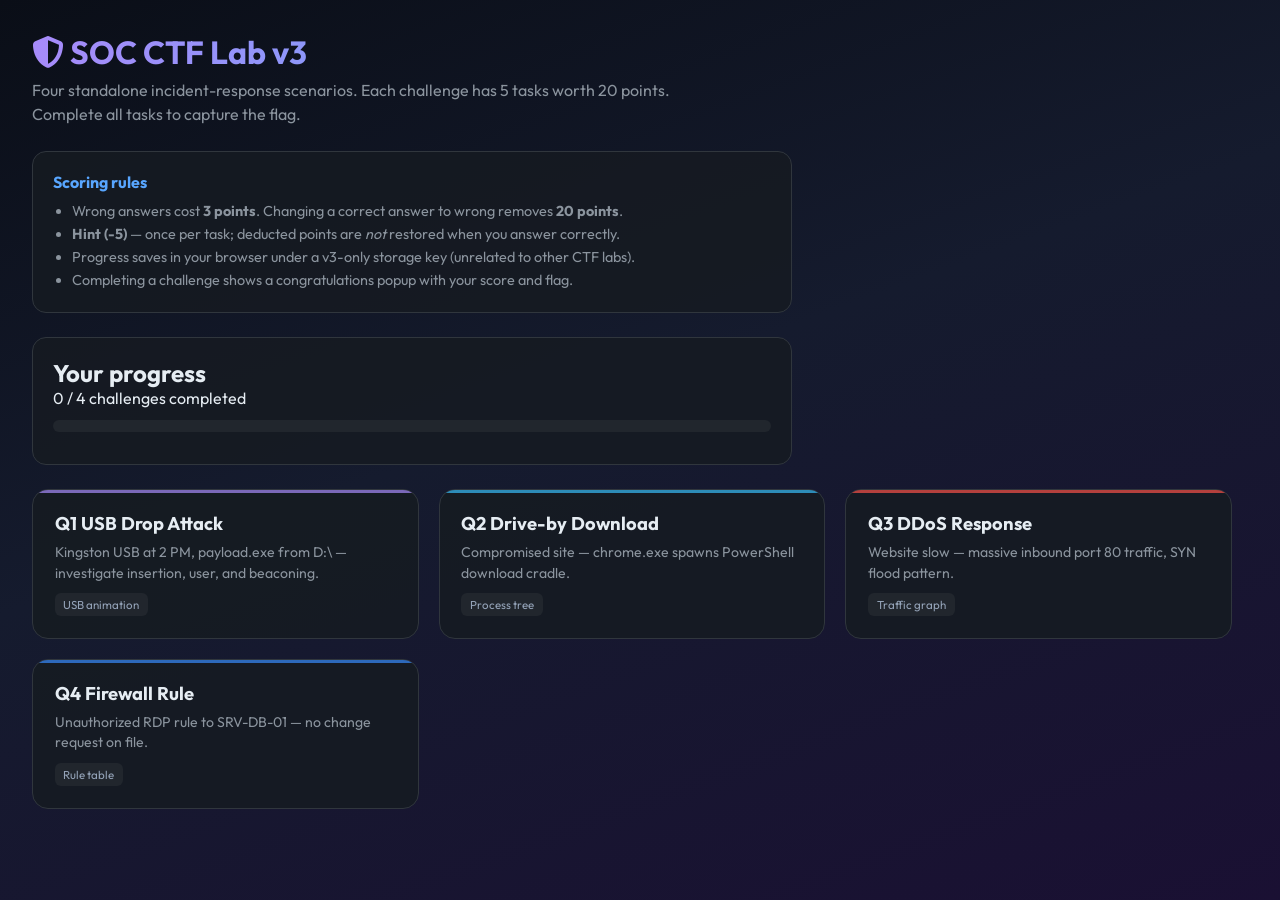
<file: index.html>
<!DOCTYPE html>
<html lang="en">
<head>
<meta charset="UTF-8">
<meta name="viewport" content="width=device-width, initial-scale=1">
<title>SOC CTF Lab v3</title>
<link href="https://fonts.googleapis.com/css2?family=Outfit:wght@400;600;700&display=swap" rel="stylesheet">
<link rel="stylesheet" href="https://cdnjs.cloudflare.com/ajax/libs/font-awesome/6.5.0/css/all.min.css">
<style>
*{box-sizing:border-box;margin:0;padding:0}
body{font-family:Outfit,sans-serif;background:linear-gradient(160deg,#0a0e17 0%,#151b2e 45%,#1a1033 100%);color:#e6edf3;min-height:100vh;padding:2rem}
h1{font-size:2rem;margin-bottom:.35rem;background:linear-gradient(90deg,#a78bfa,#38bdf8);-webkit-background-clip:text;-webkit-text-fill-color:transparent;background-clip:text}
.tagline{color:#8b949e;margin-bottom:1.5rem;max-width:680px;line-height:1.55}
.howto{background:rgba(22,27,34,.85);border:1px solid #30363d;border-radius:14px;padding:1.25rem;margin-bottom:1.5rem;max-width:760px}
.howto h2{font-size:1rem;color:#58a6ff;margin-bottom:.5rem}
.howto ul{margin:.5rem 0 0 1.2rem;color:#8b949e;font-size:.9rem;line-height:1.6}
.progress-wrap{background:rgba(22,27,34,.85);border:1px solid #30363d;border-radius:14px;padding:1.25rem;margin-bottom:1.5rem;max-width:760px}
.progress-bar{height:12px;background:#21262d;border-radius:6px;overflow:hidden;margin:.75rem 0}
#progFill{height:100%;width:0;background:linear-gradient(90deg,#7c3aed,#0ea5e9,#3fb950);transition:width .4s}
#cert{display:none;margin-top:1rem;padding:1rem;background:rgba(20,83,45,.2);border:1px solid #3fb950;border-radius:10px}
#cert.show{display:block}
.grid{display:grid;grid-template-columns:repeat(auto-fill,minmax(300px,1fr));gap:1.25rem;max-width:1200px}
.card{background:rgba(22,27,34,.9);border:1px solid #30363d;border-radius:16px;padding:1.35rem;transition:transform .25s,border-color .25s,box-shadow .25s;text-decoration:none;color:inherit;display:block;position:relative;overflow:hidden}
.card::before{content:'';position:absolute;top:0;left:0;right:0;height:3px;background:var(--accent,#58a6ff);opacity:.7}
.card:nth-child(1){--accent:#a78bfa}
.card:nth-child(2){--accent:#38bdf8}
.card:nth-child(3){--accent:#f85149}
.card:nth-child(4){--accent:#388bfd}
.card:hover{transform:translateY(-6px);border-color:var(--accent);box-shadow:0 12px 40px rgba(0,0,0,.35)}
.card.done{border-color:#3fb950}
.card h2{font-size:1.15rem;color:#e6edf3;margin-bottom:.45rem}
.card p{font-size:.88rem;color:#8b949e;line-height:1.45}
.badge{display:inline-block;background:#21262d;padding:.25rem .55rem;border-radius:6px;font-size:.72rem;margin-top:.65rem;color:#94a3b8}
.done-badge{position:absolute;top:.85rem;right:.85rem;color:#3fb950;font-size:.85rem}
.hub-congrats{display:none;position:fixed;inset:0;background:rgba(0,0,0,.82);z-index:9999;align-items:center;justify-content:center;padding:1rem}
.hub-congrats.show{display:flex}
.hub-congrats-box{background:linear-gradient(145deg,#1e1b4b,#0f172a);border:2px solid #a78bfa;border-radius:20px;padding:2.5rem;max-width:460px;width:100%;text-align:center;animation:hubPop .5s ease}
@keyframes hubPop{from{transform:scale(.85);opacity:0}to{transform:scale(1);opacity:1}}
.hub-congrats-box .trophy{font-size:4rem;color:#fbbf24;margin-bottom:1rem}
.hub-congrats-box h2{color:#4ade80;font-size:1.55rem;margin-bottom:.75rem}
.hub-congrats-box p{color:#94a3b8;margin-bottom:.4rem}
.hub-congrats-box .total-score{font-size:2.2rem;color:#fbbf24;font-weight:700;margin:1rem 0}
.hub-congrats-close{background:linear-gradient(135deg,#7c3aed,#6366f1);color:#fff;border:none;padding:.7rem 2rem;border-radius:10px;font-weight:700;cursor:pointer;margin-top:1rem;font-size:1rem}
</style>
</head>
<body>
<h1><i class="fa fa-shield-halved"></i> SOC CTF Lab v3</h1>
<p class="tagline">Four standalone incident-response scenarios. Each challenge has 5 tasks worth 20 points. Complete all tasks to capture the flag.</p>

<div class="howto">
<h2>Scoring rules</h2>
<ul>
<li>Wrong answers cost <strong>3 points</strong>. Changing a correct answer to wrong removes <strong>20 points</strong>.</li>
<li><strong>Hint (-5)</strong> — once per task; deducted points are <em>not</em> restored when you answer correctly.</li>
<li>Progress saves in your browser under a v3-only storage key (unrelated to other CTF labs).</li>
<li>Completing a challenge shows a congratulations popup with your score and flag.</li>
</ul>
</div>

<div class="progress-wrap">
<h2>Your progress</h2>
<p id="progText">0 / 4 challenges completed</p>
<div class="progress-bar"><div id="progFill"></div></div>
<div id="cert">
<strong><i class="fa fa-trophy"></i> Lab complete — all four flags captured</strong>
<p id="flagList" style="margin-top:.75rem;font-family:monospace;font-size:.8rem;color:#3fb950;white-space:pre-wrap"></p>
<p id="totalScoreLine" style="margin-top:.75rem;font-size:1rem;color:#fbbf24;font-weight:600"></p>
</div>
</div>

<div class="grid" id="grid"></div>

<div class="hub-congrats" id="hubCongrats">
<div class="hub-congrats-box">
<div class="trophy"><i class="fa fa-trophy"></i></div>
<h2>Congratulations, Analyst!</h2>
<p>You cleared all four SOC CTF v3 challenges.</p>
<div class="total-score" id="hubTotalScore">0 / 400 pts</div>
<p id="hubFlagSummary" style="font-family:monospace;font-size:.75rem;color:#4ade80;margin-top:1rem;white-space:pre-wrap;text-align:left"></p>
<button type="button" class="hub-congrats-close" id="hubCongratsClose">Continue</button>
</div>
</div>

<script>
window.scrollTo(0,0);
const PROGRESS_KEY='soc_ctf_v3_progress';
const CHALLENGES=[
{id:'q01',file:'q01-usb-drop.html',title:'Q1 USB Drop Attack',desc:'Kingston USB at 2 PM, payload.exe from D:\\ — investigate insertion, user, and beaconing.',badge:'USB animation'},
{id:'q02',file:'q02-drive-by-download.html',title:'Q2 Drive-by Download',desc:'Compromised site — chrome.exe spawns PowerShell download cradle.',badge:'Process tree'},
{id:'q03',file:'q03-ddos-response.html',title:'Q3 DDoS Response',desc:'Website slow — massive inbound port 80 traffic, SYN flood pattern.',badge:'Traffic graph'},
{id:'q04',file:'q04-firewall-rule.html',title:'Q4 Firewall Rule',desc:'Unauthorized RDP rule to SRV-DB-01 — no change request on file.',badge:'Rule table'}
];
const FLAGS={
q01:'FLAG{USB_DROPPER}',q02:'FLAG{DRIVE_BY_DOWNLOAD}',q03:'FLAG{DDOS_MITIGATION}',q04:'FLAG{UNAUTHORIZED_FW_RULE}'
};
const grid=document.getElementById('grid');
CHALLENGES.forEach(c=>{
const a=document.createElement('a');
a.className='card';a.href='challenges/'+c.file;a.dataset.id=c.id;
a.innerHTML='<h2>'+c.title+'</h2><p>'+c.desc+'</p><span class="badge">'+c.badge+'</span><span class="done-badge" style="display:none"><i class="fa fa-check-circle"></i> <span class="done-score"></span></span>';
grid.appendChild(a);
});
function refresh(){
const p=JSON.parse(localStorage.getItem(PROGRESS_KEY)||'{}');
let n=0,totalPts=0;const lines=[];
document.querySelectorAll('.card').forEach(card=>{
const id=card.dataset.id,done=p[id]&&p[id].done;
card.classList.toggle('done',!!done);
card.querySelector('.done-badge').style.display=done?'block':'none';
if(done){n++;const sc=p[id].score!=null?p[id].score:100;totalPts+=sc;lines.push(FLAGS[id]+' ('+sc+'/100)');card.querySelector('.done-score').textContent=sc+'/100';}
});
document.getElementById('progText').textContent=n+' / 4 challenges completed';
document.getElementById('progFill').style.width=(n*25)+'%';
document.getElementById('cert').classList.toggle('show',n>=4);
document.getElementById('flagList').textContent=lines.join('\n');
document.getElementById('totalScoreLine').textContent=n>0?'Total: '+totalPts+' / '+(n*100)+' points':'';
const hub=document.getElementById('hubCongrats');
if(n>=4){
document.getElementById('hubTotalScore').textContent=totalPts+' / 400 pts';
document.getElementById('hubFlagSummary').textContent=lines.join('\n');
if(!sessionStorage.getItem('soc_ctf_v3_hub_congrats')){
hub.classList.add('show');
sessionStorage.setItem('soc_ctf_v3_hub_congrats','1');
}
}else sessionStorage.removeItem('soc_ctf_v3_hub_congrats');
}
document.getElementById('hubCongratsClose').onclick=()=>document.getElementById('hubCongrats').classList.remove('show');
refresh();
window.addEventListener('focus',refresh);
document.addEventListener('visibilitychange',()=>{if(!document.hidden)refresh();});
</script>
</body>
</html>
</file>
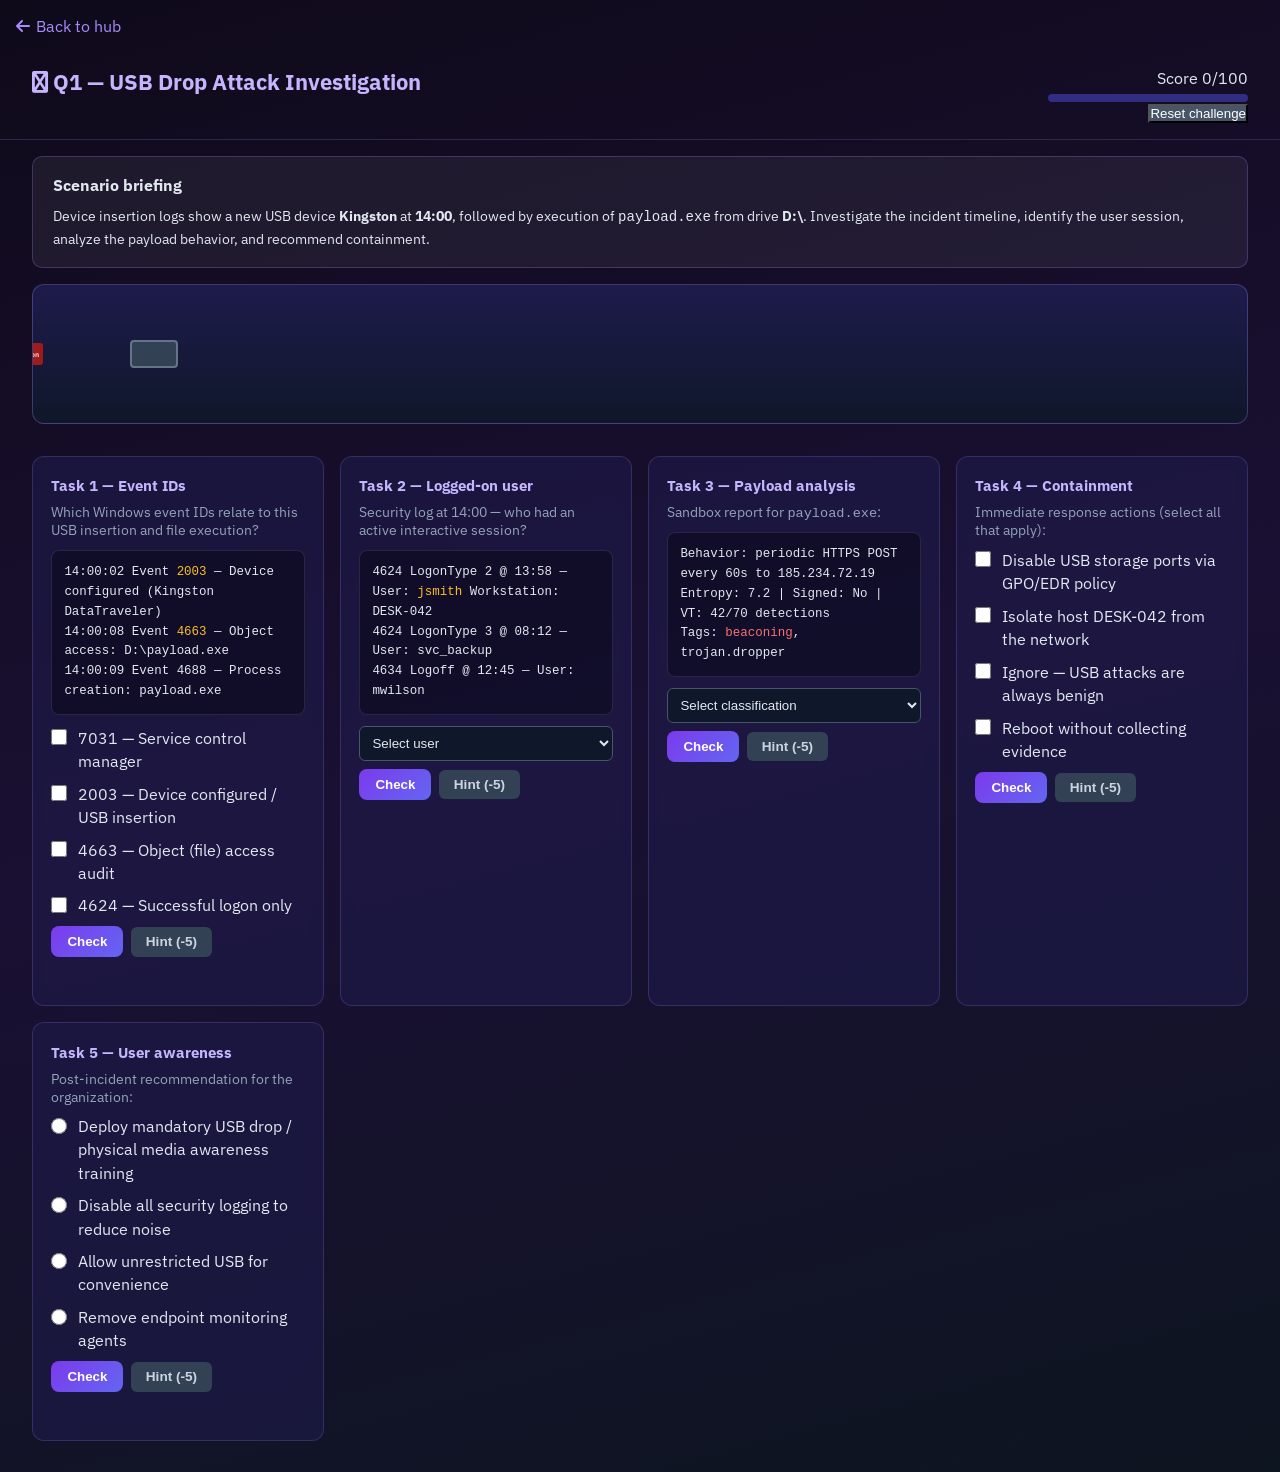
<file: challenges/q01-usb-drop.html>
<!DOCTYPE html>
<html lang="en">
<head>
<meta charset="UTF-8">
<meta name="viewport" content="width=device-width, initial-scale=1">
<title>Q1 USB Drop Attack</title>
<link href="https://fonts.googleapis.com/css2?family=IBM+Plex+Sans:wght@400;600&display=swap" rel="stylesheet">
<link rel="stylesheet" href="https://cdnjs.cloudflare.com/ajax/libs/font-awesome/6.5.0/css/all.min.css">
<link rel="stylesheet" href="ctf-shared.css">
<style>
*{box-sizing:border-box;margin:0;padding:0}
body{font-family:'IBM Plex Sans',sans-serif;background:linear-gradient(165deg,#0f0a1a 0%,#1a1033 50%,#0d1520 100%);color:#e2e8f0;min-height:100vh}
.back{margin:1rem;color:#a78bfa;text-decoration:none;display:inline-flex;align-items:center;gap:.4rem}
header{padding:1rem 2rem;display:flex;justify-content:space-between;flex-wrap:wrap;gap:1rem;border-bottom:1px solid rgba(167,139,250,.2)}
header h1{font-size:1.35rem;color:#c4b5fd}
.bar{height:8px;width:200px;background:#312e81;border-radius:4px;overflow:hidden;margin-top:.4rem}
#bar{height:100%;background:linear-gradient(90deg,#a78bfa,#6366f1);width:0;transition:.3s}
.overview{border-color:rgba(167,139,250,.25)}
.usb-stage{position:relative;height:140px;margin:1rem 2rem;background:linear-gradient(180deg,#1e1b4b 0%,#0f172a 100%);border:1px solid rgba(167,139,250,.3);border-radius:12px;overflow:hidden}
.usb-port{position:absolute;left:8%;top:50%;transform:translateY(-50%);width:48px;height:28px;background:#334155;border:2px solid #64748b;border-radius:4px}
.usb-stick{position:absolute;left:-60px;top:50%;transform:translateY(-50%);width:70px;height:22px;background:linear-gradient(90deg,#dc2626,#991b1b);border-radius:3px;animation:usbInsert 4s ease-in-out infinite}
.usb-stick::after{content:'Kingston';position:absolute;right:4px;top:50%;transform:translateY(-50%);font-size:7px;color:#fecaca;font-weight:700}
@keyframes usbInsert{0%,15%{left:-60px;opacity:0}25%,55%{left:10%;opacity:1}65%,100%{left:10%;opacity:1}}
.autorun-flash{position:absolute;left:22%;top:35%;font-size:.75rem;color:#fbbf24;opacity:0;animation:autorunFlash 4s ease-in-out infinite}
@keyframes autorunFlash{0%,50%{opacity:0}55%,75%{opacity:1}100%{opacity:0}}
.exe-launch{position:absolute;right:15%;top:40%;font-family:monospace;font-size:.8rem;color:#4ade80;opacity:0;animation:exeLaunch 4s ease-in-out infinite}
@keyframes exeLaunch{0%,70%{opacity:0;transform:translateY(0)}75%,95%{opacity:1;transform:translateY(-8px)}100%{opacity:0}}
.grid{display:grid;grid-template-columns:repeat(auto-fit,minmax(280px,1fr));gap:1rem;padding:1rem 2rem 2rem}
.card{background:rgba(30,27,75,.6);padding:1.15rem;border:1px solid rgba(167,139,250,.2);border-radius:12px;overflow:hidden;backdrop-filter:blur(6px)}
.card h3{font-size:.95rem;color:#c4b5fd;margin-bottom:.5rem}
button.chk{background:linear-gradient(135deg,#7c3aed,#6366f1);color:#fff;border:none;padding:.5rem 1rem;border-radius:8px;cursor:pointer;font-weight:600}
.card select,.card input[type=text]{background:#0f172a;color:#e2e8f0;border:1px solid #475569}
#flag{display:none;margin:0 2rem 2rem;text-align:center;border:1px solid #4ade80;padding:1rem;border-radius:10px;background:rgba(74,222,128,.06)}
#flag.show{display:block}
#scoreSub{font-size:.75rem;color:#94a3b8;margin-top:.2rem}
</style>
</head>
<body>
<a class="back" href="../index.html"><i class="fa fa-arrow-left"></i> Back to hub</a>
<header>
<div><h1><i class="fa fa-usb"></i> Q1 — USB Drop Attack Investigation</h1></div>
<div class="actions">
<div>Score <span id="score">0</span>/100</div>
<div id="scoreSub"></div>
<div class="bar"><div id="bar"></div></div>
<button class="btn-reset" type="button" id="btnReset">Reset challenge</button>
</div>
</header>
<div class="overview">
<h2>Scenario briefing</h2>
<p>Device insertion logs show a new USB device <strong>Kingston</strong> at <strong>14:00</strong>, followed by execution of <code>payload.exe</code> from drive <strong>D:\</strong>. Investigate the incident timeline, identify the user session, analyze the payload behavior, and recommend containment.</p>
</div>
<div class="usb-stage">
<div class="usb-port"></div>
<div class="usb-stick"></div>
<div class="autorun-flash"><i class="fa fa-bolt"></i> Autorun.inf triggered</div>
<div class="exe-launch">D:\payload.exe</div>
</div>
<main class="grid">
<div class="card"><h3>Task 1 — Event IDs</h3>
<p style="font-size:.85rem;color:#94a3b8;margin-bottom:.5rem">Which Windows event IDs relate to this USB insertion and file execution?</p>
<div class="evidence">14:00:02 Event <span class="hl">2003</span> — Device configured (Kingston DataTraveler)<br>
14:00:08 Event <span class="hl">4663</span> — Object access: D:\payload.exe<br>
14:00:09 Event 4688 — Process creation: payload.exe</div>
<label class="choice"><input type="checkbox" id="e7031"><span>7031 — Service control manager</span></label>
<label class="choice"><input type="checkbox" id="e2003"><span>2003 — Device configured / USB insertion</span></label>
<label class="choice"><input type="checkbox" id="e4663"><span>4663 — Object (file) access audit</span></label>
<label class="choice"><input type="checkbox" id="e4624"><span>4624 — Successful logon only</span></label>
<div class="toolbar"><button class="chk" data-task="1">Check</button><button class="btn-hint" data-hint="1">Hint (-5)</button></div>
<p class="hint-line" id="hint-1"></p><div id="f1" class="fb"></div></div>

<div class="card"><h3>Task 2 — Logged-on user</h3>
<p style="font-size:.85rem;color:#94a3b8;margin-bottom:.5rem">Security log at 14:00 — who had an active interactive session?</p>
<div class="evidence">4624 LogonType 2 @ 13:58 — User: <span class="hl">jsmith</span> Workstation: DESK-042<br>
4624 LogonType 3 @ 08:12 — User: svc_backup<br>
4634 Logoff @ 12:45 — User: mwilson</div>
<select id="t2">
<option value="">Select user</option>
<option>svc_backup</option>
<option>jsmith</option>
<option>mwilson</option>
<option>SYSTEM</option>
</select>
<div class="toolbar"><button class="chk" data-task="2">Check</button><button class="btn-hint" data-hint="2">Hint (-5)</button></div>
<p class="hint-line" id="hint-2"></p><div id="f2" class="fb"></div></div>

<div class="card"><h3>Task 3 — Payload analysis</h3>
<p style="font-size:.85rem;color:#94a3b8;margin-bottom:.5rem">Sandbox report for <code>payload.exe</code>:</p>
<div class="evidence">Behavior: periodic HTTPS POST every 60s to 185.234.72.19<br>
Entropy: 7.2 | Signed: No | VT: 42/70 detections<br>
Tags: <span class="bad">beaconing</span>, trojan.dropper</div>
<select id="t3">
<option value="">Select classification</option>
<option>Benign driver update utility</option>
<option>Malicious beaconing dropper</option>
<option>Legitimate Kingston utility</option>
<option>Windows Defender false positive</option>
</select>
<div class="toolbar"><button class="chk" data-task="3">Check</button><button class="btn-hint" data-hint="3">Hint (-5)</button></div>
<p class="hint-line" id="hint-3"></p><div id="f3" class="fb"></div></div>

<div class="card"><h3>Task 4 — Containment</h3>
<p style="font-size:.85rem;color:#94a3b8;margin-bottom:.5rem">Immediate response actions (select all that apply):</p>
<label class="choice"><input type="checkbox" id="c4a"><span>Disable USB storage ports via GPO/EDR policy</span></label>
<label class="choice"><input type="checkbox" id="c4b"><span>Isolate host DESK-042 from the network</span></label>
<label class="choice"><input type="checkbox" id="c4c"><span>Ignore — USB attacks are always benign</span></label>
<label class="choice"><input type="checkbox" id="c4d"><span>Reboot without collecting evidence</span></label>
<div class="toolbar"><button class="chk" data-task="4">Check</button><button class="btn-hint" data-hint="4">Hint (-5)</button></div>
<p class="hint-line" id="hint-4"></p><div id="f4" class="fb"></div></div>

<div class="card"><h3>Task 5 — User awareness</h3>
<p style="font-size:.85rem;color:#94a3b8;margin-bottom:.5rem">Post-incident recommendation for the organization:</p>
<label class="choice"><input type="radio" name="t5" value="a"><span>Deploy mandatory USB drop / physical media awareness training</span></label>
<label class="choice"><input type="radio" name="t5" value="b"><span>Disable all security logging to reduce noise</span></label>
<label class="choice"><input type="radio" name="t5" value="c"><span>Allow unrestricted USB for convenience</span></label>
<label class="choice"><input type="radio" name="t5" value="d"><span>Remove endpoint monitoring agents</span></label>
<div class="toolbar"><button class="chk" data-task="5">Check</button><button class="btn-hint" data-hint="5">Hint (-5)</button></div>
<p class="hint-line" id="hint-5"></p><div id="f5" class="fb"></div></div>
</main>
<div id="flag"><p style="color:#4ade80;font-family:monospace;font-size:1rem">FLAG{USB_DROPPER}</p></div>
<script src="ctf-engine.js"></script>
<script>
const $=id=>document.getElementById(id);
const CTF=initCTF({id:'q01',flag:'FLAG{USB_DROPPER}'});
const hints={
1:'USB plug-in maps to device configuration events; file touch maps to object access auditing.',
2:'Look for LogonType 2 (interactive) closest to 14:00.',
3:'Periodic outbound HTTPS with high VT detections indicates C2 beaconing.',
4:'Stop the attack vector (USB) and cut network access to the compromised host.',
5:'Human factor is critical — train staff not to plug unknown USB devices.'
};
document.querySelectorAll('.chk').forEach(b=>b.onclick=()=>{
const n=+b.dataset.task;
const ok=n===1?$('e2003').checked&&$('e4663').checked&&!$('e7031').checked&&!$('e4624').checked
:n===2?$('t2').value==='jsmith'
:n===3?$('t3').value.includes('beaconing')
:n===4?$('c4a').checked&&$('c4b').checked&&!$('c4c').checked&&!$('c4d').checked
:document.querySelector('input[name=t5]:checked')?.value==='a';
CTF.check(n,ok,'f'+n);
});
document.querySelectorAll('[data-hint]').forEach(b=>b.onclick=()=>CTF.hint(+b.dataset.hint,hints[+b.dataset.hint],'hint-'+b.dataset.hint));
$('btnReset').onclick=()=>CTF.reset();
</script>
</body>
</html>
</file>
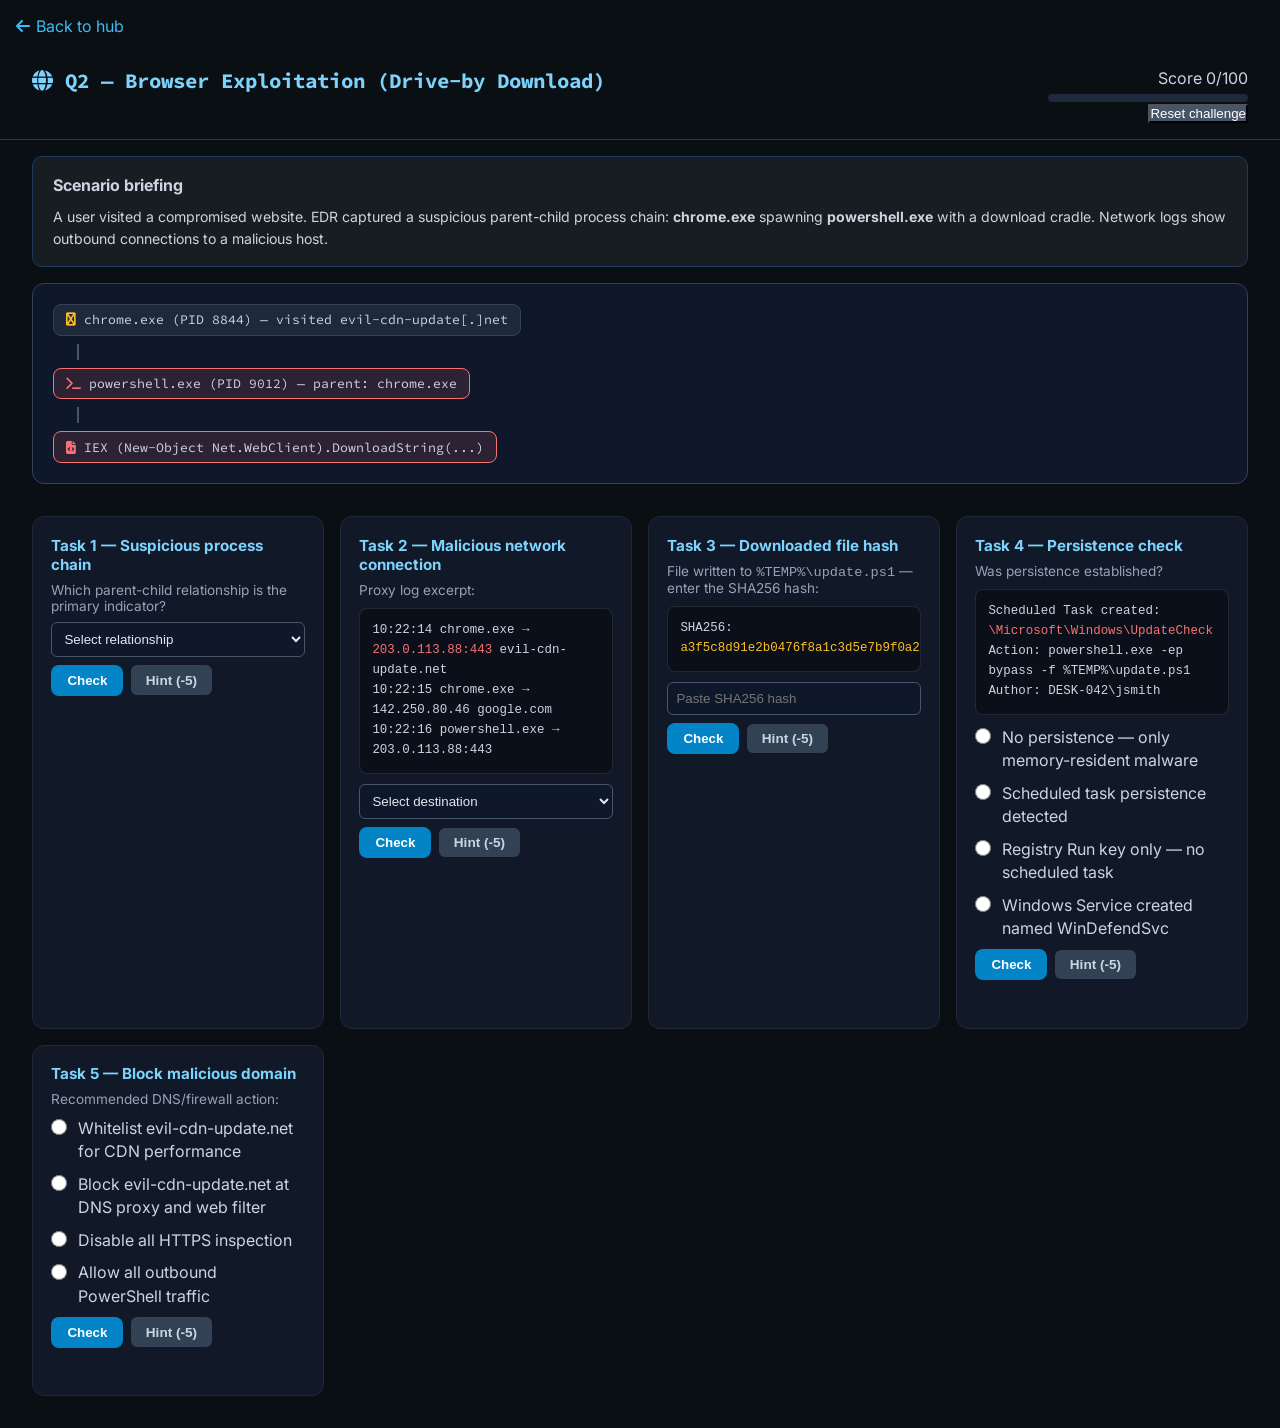
<file: challenges/q02-drive-by-download.html>
<!DOCTYPE html>
<html lang="en">
<head>
<meta charset="UTF-8">
<meta name="viewport" content="width=device-width, initial-scale=1">
<title>Q2 Drive-by Download</title>
<link href="https://fonts.googleapis.com/css2?family=Source+Code+Pro:wght@400;600&family=Inter:wght@400;600&display=swap" rel="stylesheet">
<link rel="stylesheet" href="https://cdnjs.cloudflare.com/ajax/libs/font-awesome/6.5.0/css/all.min.css">
<link rel="stylesheet" href="ctf-shared.css">
<style>
*{box-sizing:border-box;margin:0;padding:0}
body{font-family:Inter,sans-serif;background:#0a0f14;color:#cbd5e1;min-height:100vh}
.back{margin:1rem;color:#38bdf8;text-decoration:none;display:inline-flex;align-items:center;gap:.4rem}
header{padding:1rem 2rem;display:flex;justify-content:space-between;flex-wrap:wrap;gap:1rem;border-bottom:1px solid #1e3a5f}
header h1{font-size:1.3rem;color:#7dd3fc;font-family:'Source Code Pro',monospace}
.bar{height:8px;width:200px;background:#1e293b;border-radius:4px;overflow:hidden;margin-top:.4rem}
#bar{height:100%;background:#0ea5e9;width:0;transition:.3s}
.overview{border-color:#1e3a5f}
.tree-wrap{margin:1rem 2rem;padding:1.25rem;background:#0f172a;border:1px solid #334155;border-radius:12px;overflow-x:auto}
.tree{display:flex;flex-direction:column;align-items:flex-start;gap:.5rem;font-family:'Source Code Pro',monospace;font-size:.82rem}
.tree-node{display:flex;align-items:center;gap:.5rem;padding:.4rem .75rem;border-radius:8px;background:#1e293b;border:1px solid #334155;animation:nodePulse 3s ease-in-out infinite}
.tree-node.suspicious{border-color:#f87171;background:rgba(248,113,113,.12);animation-delay:.5s}
.tree-connector{width:2px;height:16px;background:#475569;margin-left:1.5rem}
@keyframes nodePulse{0%,100%{box-shadow:0 0 0 0 rgba(14,165,233,0)}50%{box-shadow:0 0 12px 2px rgba(14,165,233,.35)}}
.tree-node.suspicious{animation-name:suspPulse}
@keyframes suspPulse{0%,100%{box-shadow:0 0 0 0 rgba(248,113,113,0)}50%{box-shadow:0 0 14px 3px rgba(248,113,113,.4)}}
.grid{display:grid;grid-template-columns:repeat(auto-fit,minmax(280px,1fr));gap:1rem;padding:1rem 2rem 2rem}
.card{background:#111827;padding:1.15rem;border:1px solid #1f2937;border-radius:12px;overflow:hidden}
.card h3{font-size:.95rem;color:#7dd3fc;margin-bottom:.5rem}
button.chk{background:#0284c7;color:#fff;border:none;padding:.5rem 1rem;border-radius:8px;cursor:pointer;font-weight:600}
.card select,.card input[type=text]{background:#0f172a;color:#e2e8f0;border:1px solid #475569}
#flag{display:none;margin:0 2rem 2rem;text-align:center;border:1px solid #4ade80;padding:1rem;border-radius:10px}
#flag.show{display:block}
#scoreSub{font-size:.75rem;color:#64748b;margin-top:.2rem}
</style>
</head>
<body>
<a class="back" href="../index.html"><i class="fa fa-arrow-left"></i> Back to hub</a>
<header>
<div><h1><i class="fa fa-globe"></i> Q2 — Browser Exploitation (Drive-by Download)</h1></div>
<div class="actions">
<div>Score <span id="score">0</span>/100</div>
<div id="scoreSub"></div>
<div class="bar"><div id="bar"></div></div>
<button class="btn-reset" type="button" id="btnReset">Reset challenge</button>
</div>
</header>
<div class="overview">
<h2>Scenario briefing</h2>
<p>A user visited a compromised website. EDR captured a suspicious parent-child process chain: <strong>chrome.exe</strong> spawning <strong>powershell.exe</strong> with a download cradle. Network logs show outbound connections to a malicious host.</p>
</div>
<div class="tree-wrap">
<div class="tree">
<div class="tree-node"><i class="fa fa-chrome" style="color:#fbbf24"></i> chrome.exe (PID 8844) — visited evil-cdn-update[.]net</div>
<div class="tree-connector"></div>
<div class="tree-node suspicious"><i class="fa fa-terminal" style="color:#f87171"></i> powershell.exe (PID 9012) — parent: chrome.exe</div>
<div class="tree-connector"></div>
<div class="tree-node suspicious"><i class="fa fa-file-code" style="color:#f87171"></i> IEX (New-Object Net.WebClient).DownloadString(...)</div>
</div>
</div>
<main class="grid">
<div class="card"><h3>Task 1 — Suspicious process chain</h3>
<p style="font-size:.85rem;color:#94a3b8;margin-bottom:.5rem">Which parent-child relationship is the primary indicator?</p>
<select id="t1">
<option value="">Select relationship</option>
<option>explorer.exe → notepad.exe</option>
<option>svchost.exe → services.exe</option>
<option>chrome.exe → powershell.exe</option>
<option>winlogon.exe → lsass.exe</option>
</select>
<div class="toolbar"><button class="chk" data-task="1">Check</button><button class="btn-hint" data-hint="1">Hint (-5)</button></div>
<p class="hint-line" id="hint-1"></p><div id="f1" class="fb"></div></div>

<div class="card"><h3>Task 2 — Malicious network connection</h3>
<p style="font-size:.85rem;color:#94a3b8;margin-bottom:.5rem">Proxy log excerpt:</p>
<div class="evidence">10:22:14 chrome.exe → <span class="bad">203.0.113.88:443</span> evil-cdn-update.net<br>
10:22:15 chrome.exe → 142.250.80.46 google.com<br>
10:22:16 powershell.exe → 203.0.113.88:443</div>
<select id="t2">
<option value="">Select destination</option>
<option>142.250.80.46 (Google)</option>
<option>8.8.8.8 (DNS)</option>
<option>203.0.113.88 (evil-cdn-update.net)</option>
<option>127.0.0.1 (localhost)</option>
</select>
<div class="toolbar"><button class="chk" data-task="2">Check</button><button class="btn-hint" data-hint="2">Hint (-5)</button></div>
<p class="hint-line" id="hint-2"></p><div id="f2" class="fb"></div></div>

<div class="card"><h3>Task 3 — Downloaded file hash</h3>
<p style="font-size:.85rem;color:#94a3b8;margin-bottom:.5rem">File written to <code>%TEMP%\update.ps1</code> — enter the SHA256 hash:</p>
<div class="evidence">SHA256: <span class="hl">a3f5c8d91e2b0476f8a1c3d5e7b9f0a2c4d6e8f1a3b5c7d9e1f3a5b7c9d1e3f5</span></div>
<input type="text" id="t3" placeholder="Paste SHA256 hash">
<div class="toolbar"><button class="chk" data-task="3">Check</button><button class="btn-hint" data-hint="3">Hint (-5)</button></div>
<p class="hint-line" id="hint-3"></p><div id="f3" class="fb"></div></div>

<div class="card"><h3>Task 4 — Persistence check</h3>
<p style="font-size:.85rem;color:#94a3b8;margin-bottom:.5rem">Was persistence established?</p>
<div class="evidence">Scheduled Task created: <span class="bad">\Microsoft\Windows\UpdateCheck</span><br>
Action: powershell.exe -ep bypass -f %TEMP%\update.ps1<br>
Author: DESK-042\jsmith</div>
<label class="choice"><input type="radio" name="t4" value="a"><span>No persistence — only memory-resident malware</span></label>
<label class="choice"><input type="radio" name="t4" value="b"><span>Scheduled task persistence detected</span></label>
<label class="choice"><input type="radio" name="t4" value="c"><span>Registry Run key only — no scheduled task</span></label>
<label class="choice"><input type="radio" name="t4" value="d"><span>Windows Service created named WinDefendSvc</span></label>
<div class="toolbar"><button class="chk" data-task="4">Check</button><button class="btn-hint" data-hint="4">Hint (-5)</button></div>
<p class="hint-line" id="hint-4"></p><div id="f4" class="fb"></div></div>

<div class="card"><h3>Task 5 — Block malicious domain</h3>
<p style="font-size:.85rem;color:#94a3b8;margin-bottom:.5rem">Recommended DNS/firewall action:</p>
<label class="choice"><input type="radio" name="t5" value="a"><span>Whitelist evil-cdn-update.net for CDN performance</span></label>
<label class="choice"><input type="radio" name="t5" value="b"><span>Block evil-cdn-update.net at DNS proxy and web filter</span></label>
<label class="choice"><input type="radio" name="t5" value="c"><span>Disable all HTTPS inspection</span></label>
<label class="choice"><input type="radio" name="t5" value="d"><span>Allow all outbound PowerShell traffic</span></label>
<div class="toolbar"><button class="chk" data-task="5">Check</button><button class="btn-hint" data-hint="5">Hint (-5)</button></div>
<p class="hint-line" id="hint-5"></p><div id="f5" class="fb"></div></div>
</main>
<div id="flag"><p style="color:#4ade80;font-family:monospace;font-size:1rem">FLAG{DRIVE_BY_DOWNLOAD}</p></div>
<script src="ctf-engine.js"></script>
<script>
const $=id=>document.getElementById(id);
const HASH='a3f5c8d91e2b0476f8a1c3d5e7b9f0a2c4d6e8f1a3b5c7d9e1f3a5b7c9d1e3f5';
const CTF=initCTF({id:'q02',flag:'FLAG{DRIVE_BY_DOWNLOAD}'});
const hints={
1:'Browsers should not spawn PowerShell with encoded commands.',
2:'Ignore legitimate Google traffic — focus on the typosquat CDN domain.',
3:'Copy the SHA256 from the evidence block exactly.',
4:'Look for newly created scheduled tasks with suspicious names.',
5:'Block the compromised domain at your security controls.'
};
document.querySelectorAll('.chk').forEach(b=>b.onclick=()=>{
const n=+b.dataset.task;
const ok=n===1?$('t1').value.includes('chrome.exe')
:n===2?$('t2').value.includes('203.0.113.88')
:n===3?$('t3').value.replace(/\s/g,'').toLowerCase()===HASH.toLowerCase()
:n===4?document.querySelector('input[name=t4]:checked')?.value==='b'
:document.querySelector('input[name=t5]:checked')?.value==='b';
CTF.check(n,ok,'f'+n);
});
document.querySelectorAll('[data-hint]').forEach(b=>b.onclick=()=>CTF.hint(+b.dataset.hint,hints[+b.dataset.hint],'hint-'+b.dataset.hint));
$('btnReset').onclick=()=>CTF.reset();
</script>
</body>
</html>
</file>
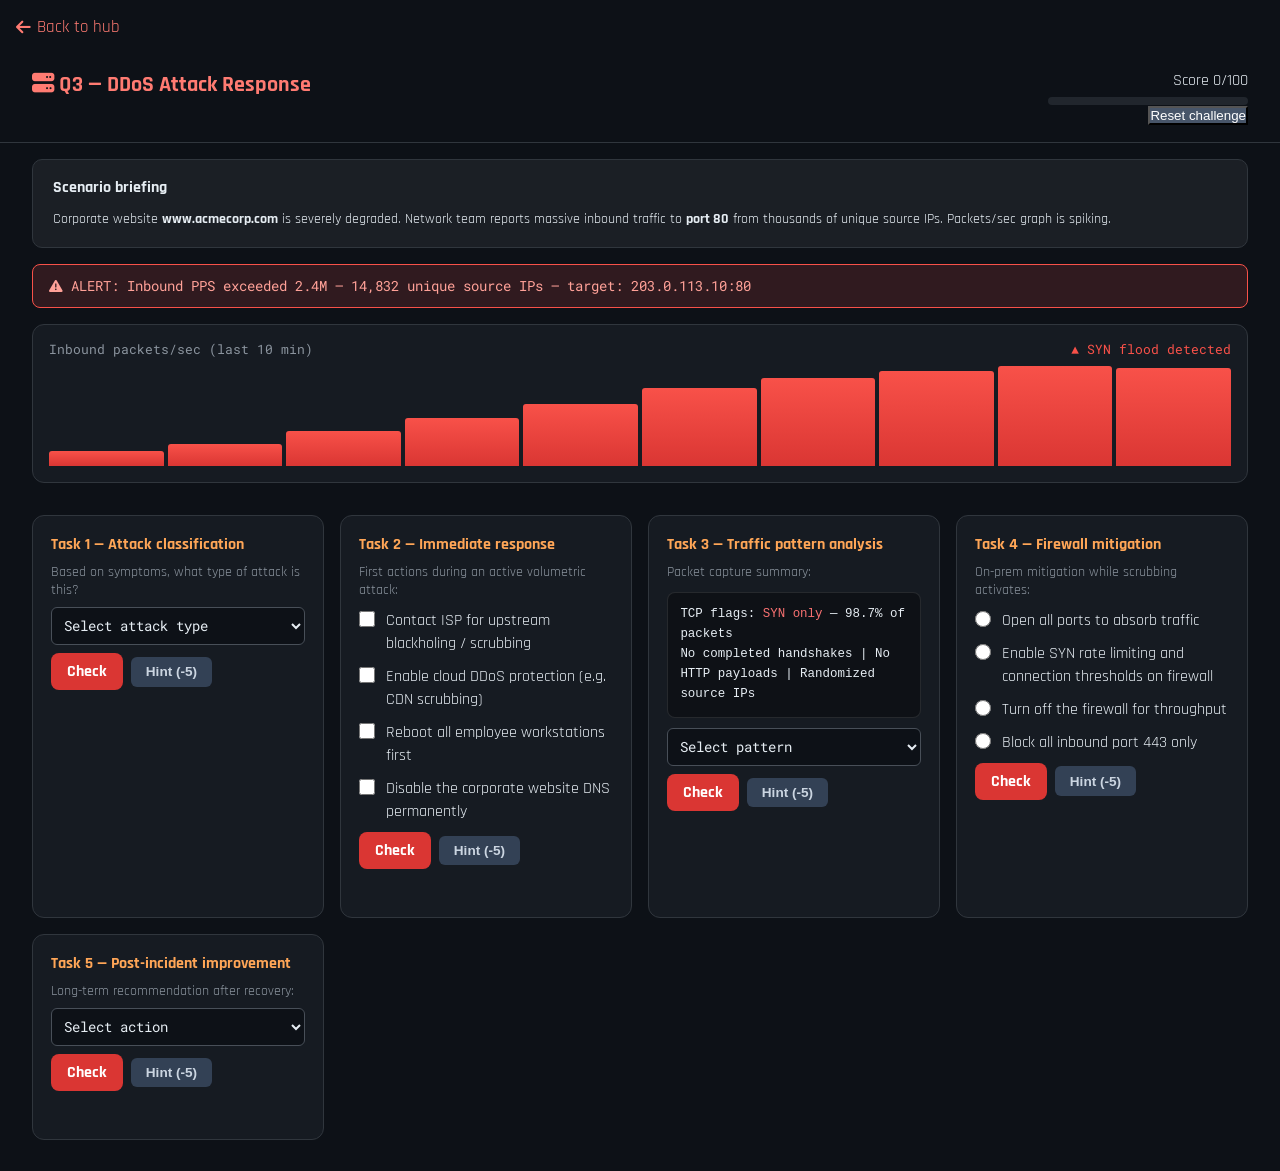
<file: challenges/q03-ddos-response.html>
<!DOCTYPE html>
<html lang="en">
<head>
<meta charset="UTF-8">
<meta name="viewport" content="width=device-width, initial-scale=1">
<title>Q3 DDoS Attack Response</title>
<link href="https://fonts.googleapis.com/css2?family=Rajdhani:wght@500;700&family=Roboto+Mono&display=swap" rel="stylesheet">
<link rel="stylesheet" href="https://cdnjs.cloudflare.com/ajax/libs/font-awesome/6.5.0/css/all.min.css">
<link rel="stylesheet" href="ctf-shared.css">
<style>
*{box-sizing:border-box;margin:0;padding:0}
body{font-family:Rajdhani,sans-serif;background:#0d1117;color:#e6edf3;min-height:100vh}
.back{margin:1rem;color:#ff7b72;text-decoration:none;display:inline-flex;align-items:center;gap:.4rem;font-size:1.05rem}
header{padding:1rem 2rem;display:flex;justify-content:space-between;flex-wrap:wrap;gap:1rem;border-bottom:1px solid #30363d}
header h1{font-size:1.4rem;color:#ff7b72;font-weight:700}
.bar{height:8px;width:200px;background:#21262d;border-radius:4px;overflow:hidden;margin-top:.4rem}
#bar{height:100%;background:linear-gradient(90deg,#f85149,#ffa657);width:0;transition:.3s}
.overview{border-color:#30363d}
.graph-wrap{margin:1rem 2rem;padding:1rem;background:#161b22;border:1px solid #30363d;border-radius:12px}
.graph-label{display:flex;justify-content:space-between;font-size:.8rem;color:#8b949e;margin-bottom:.5rem;font-family:'Roboto Mono',monospace}
.graph-bars{display:flex;align-items:flex-end;gap:4px;height:100px}
.graph-bars span{flex:1;background:linear-gradient(180deg,#f85149,#da3633);border-radius:3px 3px 0 0;min-width:8px;animation:barRise 2.5s ease-in-out infinite alternate}
.graph-bars span:nth-child(1){height:15%;animation-delay:0s}
.graph-bars span:nth-child(2){height:22%;animation-delay:.1s}
.graph-bars span:nth-child(3){height:35%;animation-delay:.2s}
.graph-bars span:nth-child(4){height:48%;animation-delay:.3s}
.graph-bars span:nth-child(5){height:62%;animation-delay:.4s}
.graph-bars span:nth-child(6){height:78%;animation-delay:.5s}
.graph-bars span:nth-child(7){height:88%;animation-delay:.6s}
.graph-bars span:nth-child(8){height:95%;animation-delay:.7s}
.graph-bars span:nth-child(9){height:100%;animation-delay:.8s}
.graph-bars span:nth-child(10){height:98%;animation-delay:.9s}
@keyframes barRise{from{opacity:.6;filter:brightness(.85)}to{opacity:1;filter:brightness(1.2)}}
.alert-banner{margin:0 2rem 1rem;padding:.75rem 1rem;background:rgba(248,81,73,.15);border:1px solid #f85149;border-radius:8px;color:#ffa198;font-family:'Roboto Mono',monospace;font-size:.85rem;animation:alertBlink 2s ease-in-out infinite}
@keyframes alertBlink{50%{border-color:#ffa657}}
.grid{display:grid;grid-template-columns:repeat(auto-fit,minmax(280px,1fr));gap:1rem;padding:1rem 2rem 2rem}
.card{background:#161b22;padding:1.15rem;border:1px solid #30363d;border-radius:12px;overflow:hidden}
.card h3{font-size:1rem;color:#ffa657;margin-bottom:.5rem;font-weight:700}
button.chk{background:#da3633;color:#fff;border:none;padding:.5rem 1rem;border-radius:8px;cursor:pointer;font-weight:700;font-family:Rajdhani,sans-serif;font-size:1rem}
.card select,.card input[type=text]{background:#0d1117;color:#e6edf3;border:1px solid #484f58;font-family:'Roboto Mono',monospace;font-size:.85rem}
#flag{display:none;margin:0 2rem 2rem;text-align:center;border:1px solid #3fb950;padding:1rem;border-radius:10px;background:rgba(63,185,80,.08)}
#flag.show{display:block}
#scoreSub{font-size:.75rem;color:#8b949e;margin-top:.2rem}
</style>
</head>
<body>
<a class="back" href="../index.html"><i class="fa fa-arrow-left"></i> Back to hub</a>
<header>
<div><h1><i class="fa fa-server"></i> Q3 — DDoS Attack Response</h1></div>
<div class="actions">
<div>Score <span id="score">0</span>/100</div>
<div id="scoreSub"></div>
<div class="bar"><div id="bar"></div></div>
<button class="btn-reset" type="button" id="btnReset">Reset challenge</button>
</div>
</header>
<div class="overview">
<h2>Scenario briefing</h2>
<p>Corporate website <strong>www.acmecorp.com</strong> is severely degraded. Network team reports massive inbound traffic to <strong>port 80</strong> from thousands of unique source IPs. Packets/sec graph is spiking.</p>
</div>
<div class="alert-banner"><i class="fa fa-triangle-exclamation"></i> ALERT: Inbound PPS exceeded 2.4M — 14,832 unique source IPs — target: 203.0.113.10:80</div>
<div class="graph-wrap">
<div class="graph-label"><span>Inbound packets/sec (last 10 min)</span><span style="color:#f85149">▲ SYN flood detected</span></div>
<div class="graph-bars"><span></span><span></span><span></span><span></span><span></span><span></span><span></span><span></span><span></span><span></span></div>
</div>
<main class="grid">
<div class="card"><h3>Task 1 — Attack classification</h3>
<p style="font-size:.9rem;color:#8b949e;margin-bottom:.5rem">Based on symptoms, what type of attack is this?</p>
<select id="t1">
<option value="">Select attack type</option>
<option>SQL injection on login form</option>
<option>Distributed Denial of Service (DDoS)</option>
<option>Insider data exfiltration via FTP</option>
<option>Single-host brute force on SSH</option>
</select>
<div class="toolbar"><button class="chk" data-task="1">Check</button><button class="btn-hint" data-hint="1">Hint (-5)</button></div>
<p class="hint-line" id="hint-1"></p><div id="f1" class="fb"></div></div>

<div class="card"><h3>Task 2 — Immediate response</h3>
<p style="font-size:.9rem;color:#8b949e;margin-bottom:.5rem">First actions during an active volumetric attack:</p>
<label class="choice"><input type="checkbox" id="r2a"><span>Contact ISP for upstream blackholing / scrubbing</span></label>
<label class="choice"><input type="checkbox" id="r2b"><span>Enable cloud DDoS protection (e.g. CDN scrubbing)</span></label>
<label class="choice"><input type="checkbox" id="r2c"><span>Reboot all employee workstations first</span></label>
<label class="choice"><input type="checkbox" id="r2d"><span>Disable the corporate website DNS permanently</span></label>
<div class="toolbar"><button class="chk" data-task="2">Check</button><button class="btn-hint" data-hint="2">Hint (-5)</button></div>
<p class="hint-line" id="hint-2"></p><div id="f2" class="fb"></div></div>

<div class="card"><h3>Task 3 — Traffic pattern analysis</h3>
<p style="font-size:.9rem;color:#8b949e;margin-bottom:.5rem">Packet capture summary:</p>
<div class="evidence">TCP flags: <span class="bad">SYN only</span> — 98.7% of packets<br>
No completed handshakes | No HTTP payloads | Randomized source IPs</div>
<select id="t3">
<option value="">Select pattern</option>
<option>DNS amplification reflection</option>
<option>SYN flood (half-open connections)</option>
<option>Normal HTTPS browsing traffic</option>
<option>ICMP ping sweep only</option>
</select>
<div class="toolbar"><button class="chk" data-task="3">Check</button><button class="btn-hint" data-hint="3">Hint (-5)</button></div>
<p class="hint-line" id="hint-3"></p><div id="f3" class="fb"></div></div>

<div class="card"><h3>Task 4 — Firewall mitigation</h3>
<p style="font-size:.9rem;color:#8b949e;margin-bottom:.5rem">On-prem mitigation while scrubbing activates:</p>
<label class="choice"><input type="radio" name="t4" value="a"><span>Open all ports to absorb traffic</span></label>
<label class="choice"><input type="radio" name="t4" value="b"><span>Enable SYN rate limiting and connection thresholds on firewall</span></label>
<label class="choice"><input type="radio" name="t4" value="c"><span>Turn off the firewall for throughput</span></label>
<label class="choice"><input type="radio" name="t4" value="d"><span>Block all inbound port 443 only</span></label>
<div class="toolbar"><button class="chk" data-task="4">Check</button><button class="btn-hint" data-hint="4">Hint (-5)</button></div>
<p class="hint-line" id="hint-4"></p><div id="f4" class="fb"></div></div>

<div class="card"><h3>Task 5 — Post-incident improvement</h3>
<p style="font-size:.9rem;color:#8b949e;margin-bottom:.5rem">Long-term recommendation after recovery:</p>
<select id="t5">
<option value="">Select action</option>
<option>Remove all monitoring to save bandwidth</option>
<option>Improve DDoS mitigation contract / SLA with provider</option>
<option>Publish internal passwords for faster response</option>
<option>Disable port 80 globally without replacement</option>
</select>
<div class="toolbar"><button class="chk" data-task="5">Check</button><button class="btn-hint" data-hint="5">Hint (-5)</button></div>
<p class="hint-line" id="hint-5"></p><div id="f5" class="fb"></div></div>
</main>
<div id="flag"><p style="color:#3fb950;font-family:monospace;font-size:1rem">FLAG{DDOS_MITIGATION}</p></div>
<script src="ctf-engine.js"></script>
<script>
const $=id=>document.getElementById(id);
const CTF=initCTF({id:'q03',flag:'FLAG{DDOS_MITIGATION}'});
const hints={
1:'Thousands of sources hammering one service points to availability attack.',
2:'Volumetric attacks need upstream help and cloud scrubbing — not workstation reboots.',
3:'SYN-only packets with no completed handshakes = SYN flood.',
4:'Rate-limit half-open connections at the edge firewall.',
5:'Ensure contractual DDoS protection before the next incident.'
};
document.querySelectorAll('.chk').forEach(b=>b.onclick=()=>{
const n=+b.dataset.task;
const ok=n===1?$('t1').value.includes('DDoS')
:n===2?$('r2a').checked&&$('r2b').checked&&!$('r2c').checked&&!$('r2d').checked
:n===3?$('t3').value.includes('SYN flood')
:n===4?document.querySelector('input[name=t4]:checked')?.value==='b'
:$('t5').value.includes('mitigation contract');
CTF.check(n,ok,'f'+n);
});
document.querySelectorAll('[data-hint]').forEach(b=>b.onclick=()=>CTF.hint(+b.dataset.hint,hints[+b.dataset.hint],'hint-'+b.dataset.hint));
$('btnReset').onclick=()=>CTF.reset();
</script>
</body>
</html>
</file>
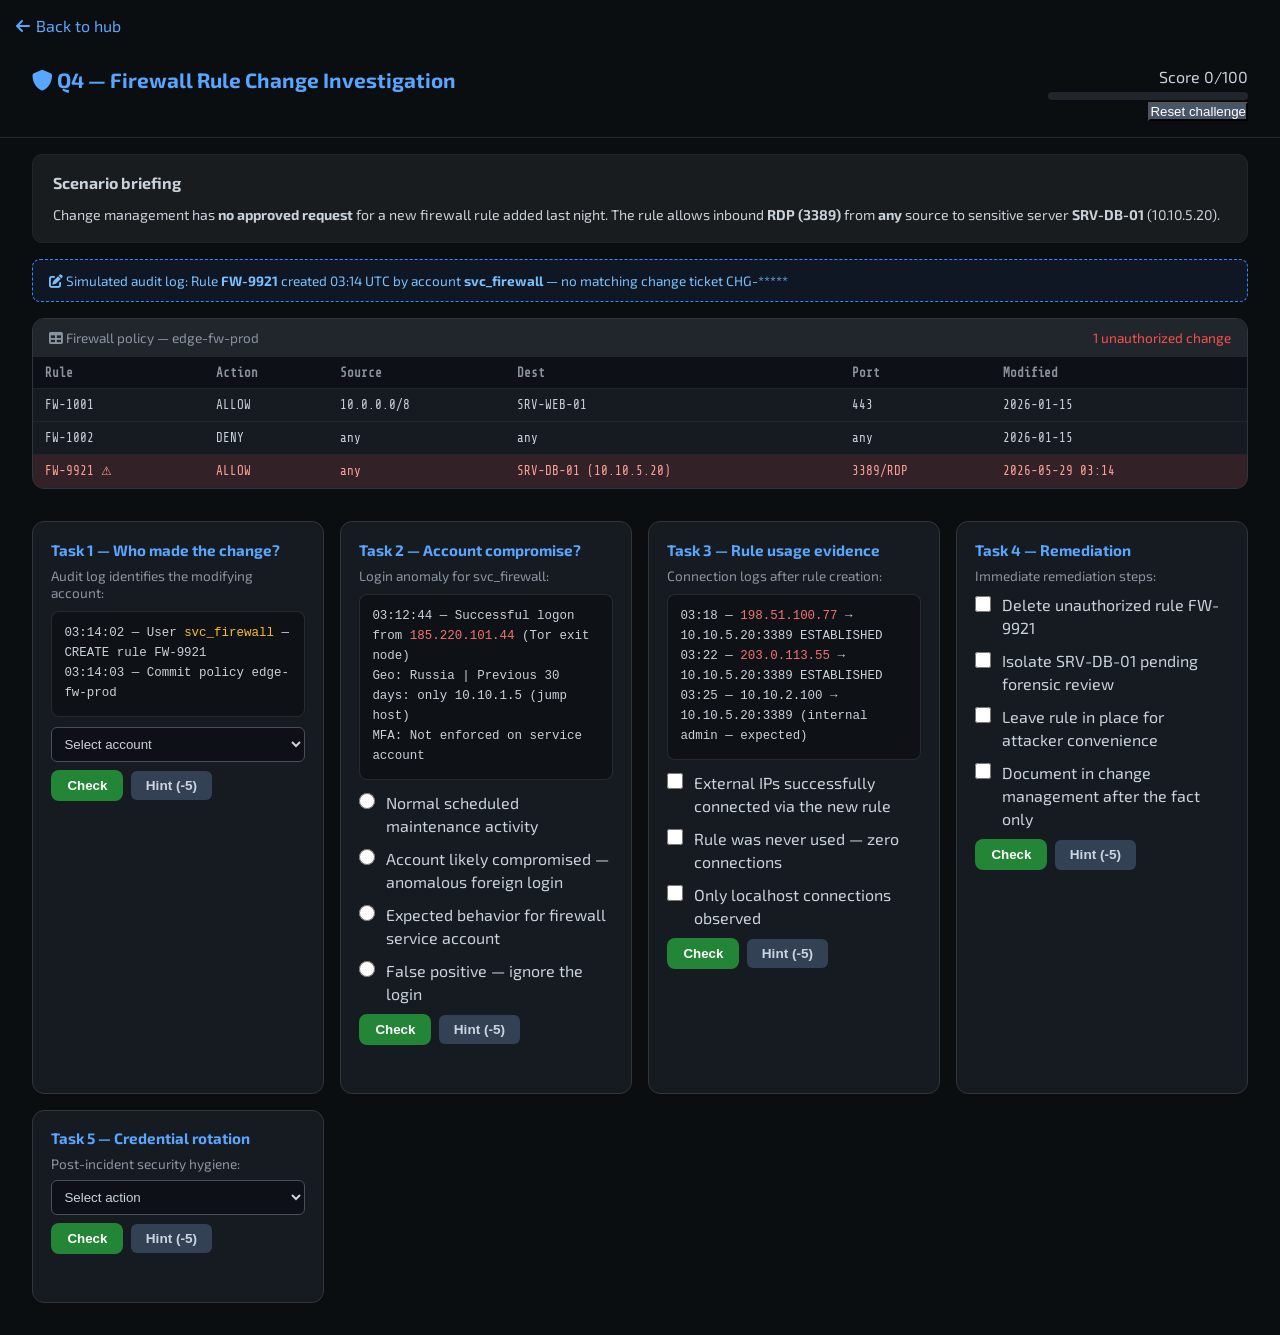
<file: challenges/q04-firewall-rule.html>
<!DOCTYPE html>
<html lang="en">
<head>
<meta charset="UTF-8">
<meta name="viewport" content="width=device-width, initial-scale=1">
<title>Q4 Firewall Rule Investigation</title>
<link href="https://fonts.googleapis.com/css2?family=Share+Tech+Mono&family=Exo+2:wght@400;600&display=swap" rel="stylesheet">
<link rel="stylesheet" href="https://cdnjs.cloudflare.com/ajax/libs/font-awesome/6.5.0/css/all.min.css">
<link rel="stylesheet" href="ctf-shared.css">
<style>
*{box-sizing:border-box;margin:0;padding:0}
body{font-family:'Exo 2',sans-serif;background:#0b0e11;color:#c9d1d9;min-height:100vh}
.back{margin:1rem;color:#58a6ff;text-decoration:none;display:inline-flex;align-items:center;gap:.4rem}
header{padding:1rem 2rem;display:flex;justify-content:space-between;flex-wrap:wrap;gap:1rem;border-bottom:1px solid #21262d}
header h1{font-size:1.3rem;color:#58a6ff}
.bar{height:8px;width:200px;background:#21262d;border-radius:4px;overflow:hidden;margin-top:.4rem}
#bar{height:100%;background:#388bfd;width:0;transition:.3s}
.overview{border-color:#21262d}
.fw-panel{margin:1rem 2rem;background:#161b22;border:1px solid #30363d;border-radius:12px;overflow:hidden}
.fw-toolbar{padding:.65rem 1rem;background:#21262d;display:flex;justify-content:space-between;align-items:center;font-size:.85rem;color:#8b949e}
.fw-table{width:100%;border-collapse:collapse;font-family:'Share Tech Mono',monospace;font-size:.78rem}
.fw-table th,.fw-table td{padding:.55rem .75rem;text-align:left;border-bottom:1px solid #21262d}
.fw-table th{background:#0d1117;color:#8b949e;font-weight:600}
.fw-table tr.new-row{background:rgba(248,81,73,.12);animation:rowFlash 2.5s ease-in-out infinite}
.fw-table tr.new-row td{color:#ffa198}
@keyframes rowFlash{50%{background:rgba(248,81,73,.22)}}
.edit-sim{margin:1rem 2rem;padding:.75rem 1rem;background:rgba(56,139,253,.08);border:1px dashed #388bfd;border-radius:8px;font-size:.85rem;color:#79c0ff}
.grid{display:grid;grid-template-columns:repeat(auto-fit,minmax(280px,1fr));gap:1rem;padding:1rem 2rem 2rem}
.card{background:#161b22;padding:1.15rem;border:1px solid #30363d;border-radius:12px;overflow:hidden}
.card h3{font-size:.95rem;color:#58a6ff;margin-bottom:.5rem}
button.chk{background:#238636;color:#fff;border:none;padding:.5rem 1rem;border-radius:8px;cursor:pointer;font-weight:600}
.card select,.card input[type=text]{background:#0d1117;color:#c9d1d9;border:1px solid #484f58}
#flag{display:none;margin:0 2rem 2rem;text-align:center;border:1px solid #3fb950;padding:1rem;border-radius:10px}
#flag.show{display:block}
#scoreSub{font-size:.75rem;color:#8b949e;margin-top:.2rem}
</style>
</head>
<body>
<a class="back" href="../index.html"><i class="fa fa-arrow-left"></i> Back to hub</a>
<header>
<div><h1><i class="fa fa-shield"></i> Q4 — Firewall Rule Change Investigation</h1></div>
<div class="actions">
<div>Score <span id="score">0</span>/100</div>
<div id="scoreSub"></div>
<div class="bar"><div id="bar"></div></div>
<button class="btn-reset" type="button" id="btnReset">Reset challenge</button>
</div>
</header>
<div class="overview">
<h2>Scenario briefing</h2>
<p>Change management has <strong>no approved request</strong> for a new firewall rule added last night. The rule allows inbound <strong>RDP (3389)</strong> from <strong>any</strong> source to sensitive server <strong>SRV-DB-01</strong> (10.10.5.20).</p>
</div>
<div class="edit-sim"><i class="fa fa-pen-to-square"></i> Simulated audit log: Rule <strong>FW-9921</strong> created 03:14 UTC by account <strong>svc_firewall</strong> — no matching change ticket CHG-*****</div>
<div class="fw-panel">
<div class="fw-toolbar"><span><i class="fa fa-table"></i> Firewall policy — edge-fw-prod</span><span style="color:#f85149">1 unauthorized change</span></div>
<table class="fw-table">
<thead><tr><th>Rule</th><th>Action</th><th>Source</th><th>Dest</th><th>Port</th><th>Modified</th></tr></thead>
<tbody>
<tr><td>FW-1001</td><td>ALLOW</td><td>10.0.0.0/8</td><td>SRV-WEB-01</td><td>443</td><td>2026-01-15</td></tr>
<tr><td>FW-1002</td><td>DENY</td><td>any</td><td>any</td><td>any</td><td>2026-01-15</td></tr>
<tr class="new-row"><td>FW-9921 ⚠</td><td>ALLOW</td><td>any</td><td>SRV-DB-01 (10.10.5.20)</td><td>3389/RDP</td><td>2026-05-29 03:14</td></tr>
</tbody>
</table>
</div>
<main class="grid">
<div class="card"><h3>Task 1 — Who made the change?</h3>
<p style="font-size:.85rem;color:#8b949e;margin-bottom:.5rem">Audit log identifies the modifying account:</p>
<div class="evidence">03:14:02 — User <span class="hl">svc_firewall</span> — CREATE rule FW-9921<br>
03:14:03 — Commit policy edge-fw-prod</div>
<select id="t1">
<option value="">Select account</option>
<option>admin_jsmith</option>
<option>svc_firewall</option>
<option>guest</option>
<option>domain_admin</option>
</select>
<div class="toolbar"><button class="chk" data-task="1">Check</button><button class="btn-hint" data-hint="1">Hint (-5)</button></div>
<p class="hint-line" id="hint-1"></p><div id="f1" class="fb"></div></div>

<div class="card"><h3>Task 2 — Account compromise?</h3>
<p style="font-size:.85rem;color:#8b949e;margin-bottom:.5rem">Login anomaly for svc_firewall:</p>
<div class="evidence">03:12:44 — Successful logon from <span class="bad">185.220.101.44</span> (Tor exit node)<br>
Geo: Russia | Previous 30 days: only 10.10.1.5 (jump host)<br>
MFA: Not enforced on service account</div>
<label class="choice"><input type="radio" name="t2" value="a"><span>Normal scheduled maintenance activity</span></label>
<label class="choice"><input type="radio" name="t2" value="b"><span>Account likely compromised — anomalous foreign login</span></label>
<label class="choice"><input type="radio" name="t2" value="c"><span>Expected behavior for firewall service account</span></label>
<label class="choice"><input type="radio" name="t2" value="d"><span>False positive — ignore the login</span></label>
<div class="toolbar"><button class="chk" data-task="2">Check</button><button class="btn-hint" data-hint="2">Hint (-5)</button></div>
<p class="hint-line" id="hint-2"></p><div id="f2" class="fb"></div></div>

<div class="card"><h3>Task 3 — Rule usage evidence</h3>
<p style="font-size:.85rem;color:#8b949e;margin-bottom:.5rem">Connection logs after rule creation:</p>
<div class="evidence">03:18 — <span class="bad">198.51.100.77</span> → 10.10.5.20:3389 ESTABLISHED<br>
03:22 — <span class="bad">203.0.113.55</span> → 10.10.5.20:3389 ESTABLISHED<br>
03:25 — 10.10.2.100 → 10.10.5.20:3389 (internal admin — expected)</div>
<label class="choice"><input type="checkbox" id="u3a"><span>External IPs successfully connected via the new rule</span></label>
<label class="choice"><input type="checkbox" id="u3b"><span>Rule was never used — zero connections</span></label>
<label class="choice"><input type="checkbox" id="u3c"><span>Only localhost connections observed</span></label>
<div class="toolbar"><button class="chk" data-task="3">Check</button><button class="btn-hint" data-hint="3">Hint (-5)</button></div>
<p class="hint-line" id="hint-3"></p><div id="f3" class="fb"></div></div>

<div class="card"><h3>Task 4 — Remediation</h3>
<p style="font-size:.85rem;color:#8b949e;margin-bottom:.5rem">Immediate remediation steps:</p>
<label class="choice"><input type="checkbox" id="r4a"><span>Delete unauthorized rule FW-9921</span></label>
<label class="choice"><input type="checkbox" id="r4b"><span>Isolate SRV-DB-01 pending forensic review</span></label>
<label class="choice"><input type="checkbox" id="r4c"><span>Leave rule in place for attacker convenience</span></label>
<label class="choice"><input type="checkbox" id="r4d"><span>Document in change management after the fact only</span></label>
<div class="toolbar"><button class="chk" data-task="4">Check</button><button class="btn-hint" data-hint="4">Hint (-5)</button></div>
<p class="hint-line" id="hint-4"></p><div id="f4" class="fb"></div></div>

<div class="card"><h3>Task 5 — Credential rotation</h3>
<p style="font-size:.85rem;color:#8b949e;margin-bottom:.5rem">Post-incident security hygiene:</p>
<select id="t5">
<option value="">Select action</option>
<option>Rotate svc_firewall and related admin credentials</option>
<option>Share svc_firewall password in Slack for visibility</option>
<option>Disable all firewall logging</option>
<option>Grant svc_firewall permanent RDP to all servers</option>
</select>
<div class="toolbar"><button class="chk" data-task="5">Check</button><button class="btn-hint" data-hint="5">Hint (-5)</button></div>
<p class="hint-line" id="hint-5"></p><div id="f5" class="fb"></div></div>
</main>
<div id="flag"><p style="color:#3fb950;font-family:monospace;font-size:1rem">FLAG{UNAUTHORIZED_FW_RULE}</p></div>
<script src="ctf-engine.js"></script>
<script>
const $=id=>document.getElementById(id);
const CTF=initCTF({id:'q04',flag:'FLAG{UNAUTHORIZED_FW_RULE}'});
const hints={
1:'The audit log names the account that committed the policy change.',
2:'Tor exit node login from Russia is not normal for a service account.',
3:'Look for non-RFC1918 source IPs hitting port 3389.',
4:'Remove the backdoor rule and isolate the database server.',
5:'Assume credential theft — rotate the compromised service account.'
};
document.querySelectorAll('.chk').forEach(b=>b.onclick=()=>{
const n=+b.dataset.task;
const ok=n===1?$('t1').value==='svc_firewall'
:n===2?document.querySelector('input[name=t2]:checked')?.value==='b'
:n===3?$('u3a').checked&&!$('u3b').checked&&!$('u3c').checked
:n===4?$('r4a').checked&&$('r4b').checked&&!$('r4c').checked&&!$('r4d').checked
:$('t5').value.includes('Rotate svc_firewall');
CTF.check(n,ok,'f'+n);
});
document.querySelectorAll('[data-hint]').forEach(b=>b.onclick=()=>CTF.hint(+b.dataset.hint,hints[+b.dataset.hint],'hint-'+b.dataset.hint));
$('btnReset').onclick=()=>CTF.reset();
</script>
</body>
</html>
</file>
<file: challenges/ctf-shared.css>
.toolbar{display:flex;flex-wrap:wrap;gap:.5rem;align-items:center;margin-top:.5rem}
.toolbar button,.toolbar .btn-reset{padding:.45rem .9rem;border:none;border-radius:6px;cursor:pointer;font-weight:600}
.btn-reset{background:#475569;color:#fff}
.btn-hint{background:#334155;color:#cbd5e1;font-size:.85rem}
.overview{margin:1rem 2rem;padding:1rem 1.25rem;border-radius:10px;background:rgba(255,255,255,.06);border:1px solid rgba(255,255,255,.12);font-size:.88rem;line-height:1.55}
.overview h2{font-size:1rem;margin-bottom:.5rem}
.overview ul{margin:.5rem 0 0 1.1rem}
.choice{display:flex;align-items:flex-start;gap:.65rem;margin:.55rem 0;cursor:pointer;line-height:1.45;max-width:100%}
.choice input[type=radio],.choice input[type=checkbox]{width:1rem;min-width:1rem;height:1rem;margin:.2rem 0 0;padding:0;flex-shrink:0;accent-color:#6366f1;vertical-align:top}
.choice span{flex:1;word-break:break-word;padding-top:.05rem}
.card select,.card input[type=text],.card input[type=number]{width:100%;max-width:100%;box-sizing:border-box;padding:.5rem;border-radius:6px}
.hint-line{margin-top:.35rem;font-size:.82rem;color:#94a3b8;min-height:1.2em}
.fb{margin-top:.5rem;font-size:.9rem}.fb.ok{color:#4ade80}.fb.bad{color:#f87171}
header .actions{text-align:right}
.evidence{font-family:Consolas,'JetBrains Mono',monospace;font-size:.78rem;background:rgba(0,0,0,.35);border:1px solid rgba(255,255,255,.1);border-radius:8px;padding:.75rem;margin:.65rem 0;line-height:1.6;overflow-x:auto}
.evidence .hl{color:#fbbf24}
.evidence .bad{color:#f87171}
.evidence .ok{color:#4ade80}
.ctf-congrats{display:none;position:fixed;inset:0;background:rgba(0,0,0,.75);z-index:9999;align-items:center;justify-content:center;padding:1rem}
.ctf-congrats.show{display:flex}
.ctf-congrats-box{background:linear-gradient(145deg,#1e293b,#0f172a);border:1px solid #4ade80;border-radius:16px;padding:2rem;max-width:420px;width:100%;text-align:center;animation:ctfPop .45s ease}
@keyframes ctfPop{from{transform:scale(.85);opacity:0}to{transform:scale(1);opacity:1}}
.ctf-congrats-icon{font-size:3rem;color:#fbbf24;margin-bottom:.75rem;animation:ctfTrophy 1s ease infinite alternate}
@keyframes ctfTrophy{from{transform:scale(1)}to{transform:scale(1.08)}}
.ctf-congrats-box h2{color:#4ade80;margin-bottom:.5rem;font-size:1.4rem}
.ctf-congrats-msg{color:#94a3b8;font-size:.95rem;margin-bottom:.75rem}
.ctf-congrats-score{color:#e2e8f0;font-size:1.1rem;margin-bottom:.5rem}
.ctf-congrats-score strong{color:#fbbf24;font-size:1.35rem}
.ctf-congrats-flag{font-family:monospace;color:#4ade80;font-size:.9rem;margin:1rem 0;padding:.75rem;background:rgba(74,222,128,.08);border-radius:8px;word-break:break-all}
.ctf-congrats-close{background:#4ade80;color:#0f172a;border:none;padding:.6rem 1.5rem;border-radius:8px;font-weight:700;cursor:pointer;margin-top:.5rem}
.ctf-congrats-close:hover{background:#22c55e}
</file>
